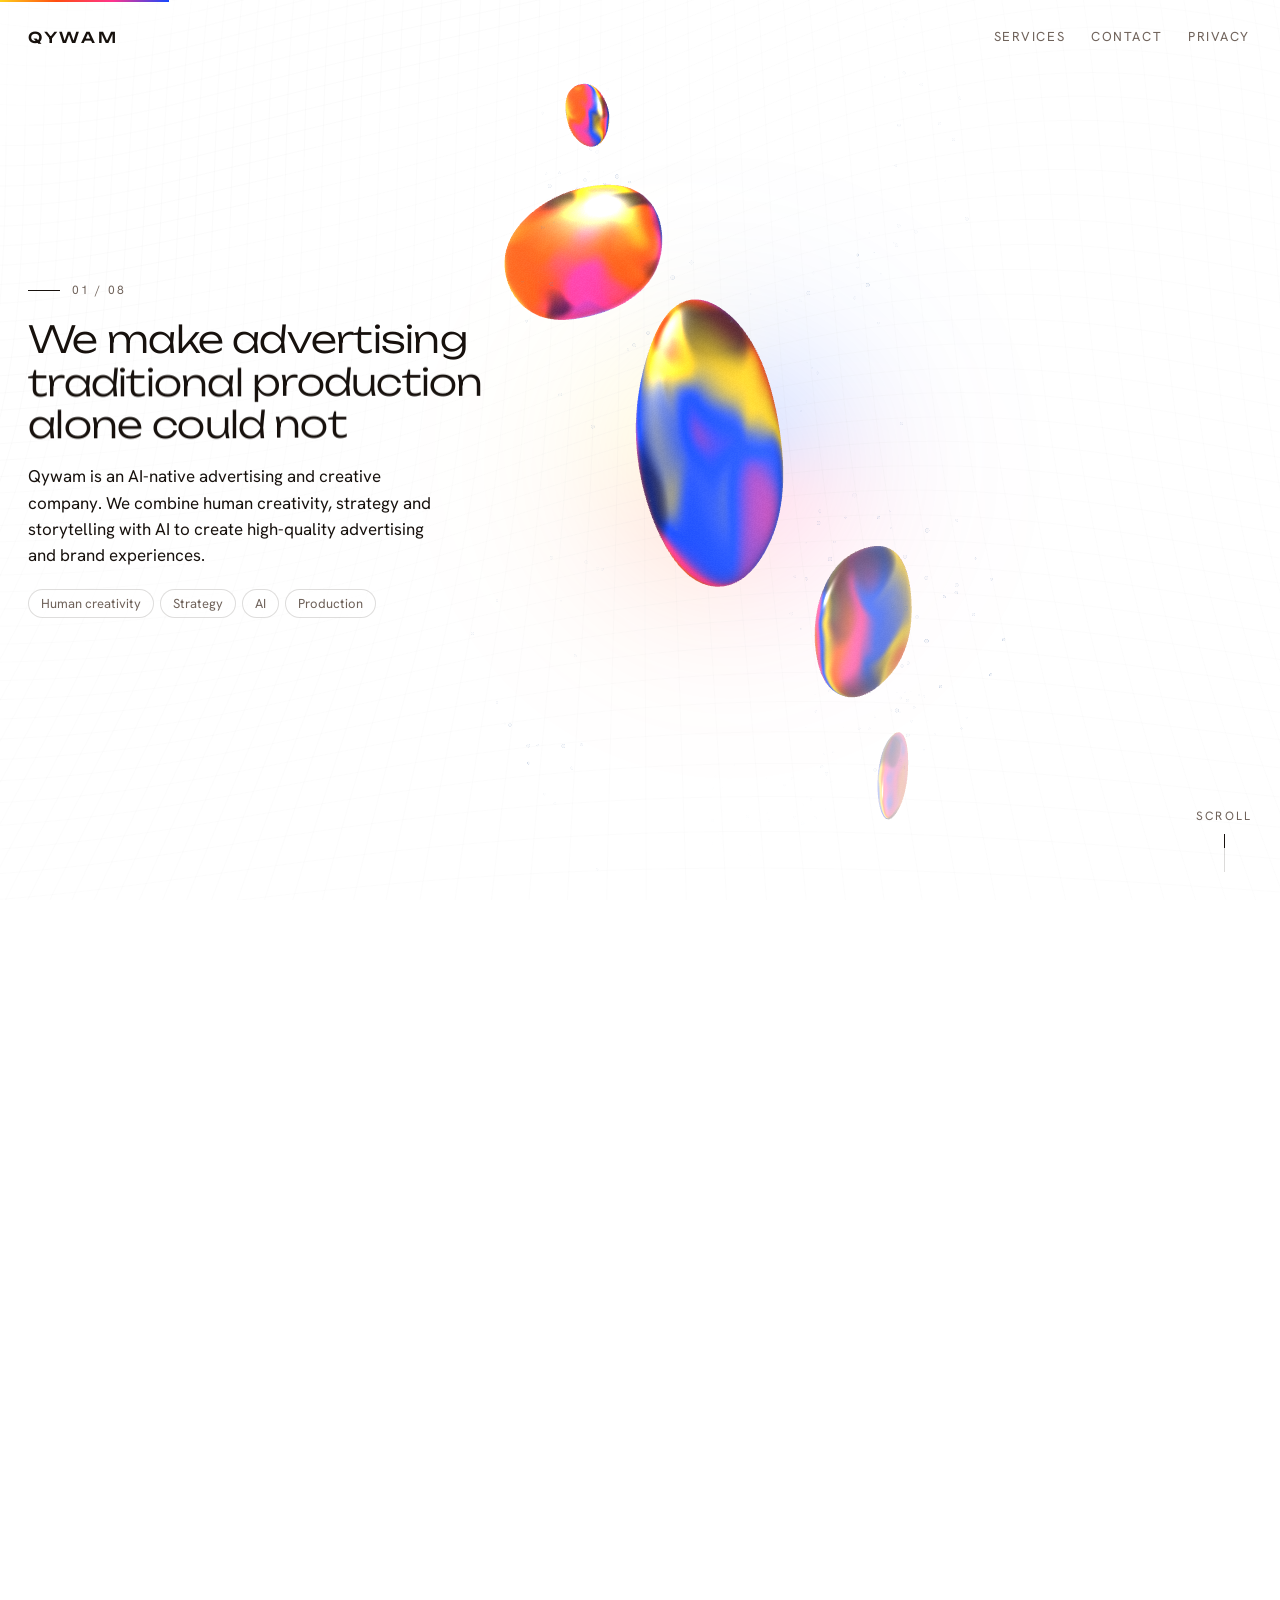
<file: index.html>
<!DOCTYPE html>
<html lang="en">
<head>
<meta charset="utf-8">
<meta name="viewport" content="width=device-width, initial-scale=1, viewport-fit=cover">
<title>Qywam &mdash; AI-native advertising &amp; creative company</title>
<meta name="description" content="Qywam is an AI-native advertising and creative company. Human creativity, strategy and storytelling, expanded by AI. AI-generated advertising, video and brand assets.">
<meta name="robots" content="index, follow, max-image-preview:large">
<meta name="theme-color" content="#ffffff">
<link rel="canonical" href="https://www.qywam.com/">

<!-- Open Graph -->
<meta property="og:type" content="website">
<meta property="og:site_name" content="Qywam">
<meta property="og:url" content="https://www.qywam.com/">
<meta property="og:title" content="Qywam &mdash; AI-native advertising &amp; creative company">
<meta property="og:description" content="Human creativity, strategy and storytelling, expanded by AI. AI-generated advertising, video and brand assets from Qywam.">
<meta property="og:image" content="https://www.qywam.com/assets/og-image.jpg">
<meta property="og:image:width" content="1200">
<meta property="og:image:height" content="630">
<meta property="og:image:alt" content="Qywam wordmark beside eight glossy liquid-glass shapes in gold, orange, pink and blue">
<meta property="og:locale" content="en_US">

<!-- Twitter / X -->
<meta name="twitter:card" content="summary_large_image">
<meta name="twitter:title" content="Qywam &mdash; AI-native advertising &amp; creative company">
<meta name="twitter:description" content="Human creativity, strategy and storytelling, expanded by AI.">
<meta name="twitter:image" content="https://www.qywam.com/assets/og-image.jpg">

<link rel="icon" type="image/svg+xml" href="/favicon.svg">

<link rel="preconnect" href="https://fonts.googleapis.com">
<link rel="preconnect" href="https://fonts.gstatic.com" crossorigin>
<link rel="preload" href="/assets/three.min.js" as="script">
<link href="https://fonts.googleapis.com/css2?family=Unbounded:wght@300;500&family=Hanken+Grotesk:wght@400;500&display=swap" rel="stylesheet">

<script type="application/ld+json">
{"@context":"https://schema.org","@graph":[
{"@type":"Organization","@id":"https://www.qywam.com/#organization","name":"Qywam","url":"https://www.qywam.com/","email":"contact@qywam.com","contactPoint":{"@type":"ContactPoint","contactType":"customer support","email":"contact@qywam.com","url":"https://www.qywam.com/contact"},"description":"Qywam is an AI-native advertising and creative company combining human creativity, strategy and storytelling with AI."},
{"@type":"WebSite","@id":"https://www.qywam.com/#website","url":"https://www.qywam.com/","name":"Qywam","inLanguage":"en","publisher":{"@id":"https://www.qywam.com/#organization"}}
]}
</script>

<style>
:root{--bg:#ffffff;--ink:#17110d;--mute:#6f625a;--panel:rgba(255,255,255,.8);--line:rgba(23,17,13,.14);--ease:cubic-bezier(.2,.8,.2,1);
box-sizing:border-box;padding-top:env(safe-area-inset-top,0px);padding-bottom:env(safe-area-inset-bottom,0px)}
*{box-sizing:border-box}
html,body{height:100%;margin:0}
body{color-scheme:light;background:#fff;color:var(--ink);font-family:'Hanken Grotesk',system-ui,sans-serif;overflow-x:hidden;-webkit-font-smoothing:antialiased}
canvas{position:fixed;inset:0;width:100%;height:100%;display:block;pointer-events:none}
header{position:fixed;top:calc(env(safe-area-inset-top,0px) + 22px);left:28px;right:28px;display:flex;justify-content:space-between;align-items:center;pointer-events:none;z-index:10}
.mark{font-family:'Unbounded',sans-serif;font-weight:500;font-size:15px;letter-spacing:.18em;opacity:0;animation:fade 1s .2s ease forwards}

/* hero: only the blobs and this line on first load */
.hero{position:fixed;left:28px;bottom:calc(env(safe-area-inset-bottom,0px) + 28px);max-width:min(520px,calc(100% - 56px));pointer-events:none}
.hero h1{font-family:'Unbounded',sans-serif;font-weight:300;font-size:clamp(26px,3.6vw,52px);line-height:1.08;margin:0 0 12px;letter-spacing:-.02em}
.hero h1 .ln{display:block;overflow:hidden;padding-bottom:.06em;margin-bottom:-.06em}
.hero h1 .ln>span{display:inline-block;transform:translateY(110%);animation:rise 1.3s var(--ease) forwards}
.hero h1 .ln:nth-child(1)>span{animation-delay:.9s}
.hero h1 .ln:nth-child(2)>span{animation-delay:1.02s}
.hero p{margin:0;color:var(--mute);font-size:15px;line-height:1.5;max-width:44ch;opacity:0;transform:translateY(10px);animation:fadeUp 1.2s 1.35s var(--ease) forwards}
@keyframes rise{to{transform:none}}
@keyframes fade{to{opacity:1}}
@keyframes fadeUp{to{opacity:1;transform:none}}

#fallback{display:none;position:fixed;inset:0;align-items:center;justify-content:center;text-align:center;padding:40px}
@media (max-width:900px),(max-aspect-ratio:6/5){header{left:18px;right:18px}.hero{left:18px}}

/* story sections */
#story{position:fixed;left:28px;top:0;bottom:0;width:min(460px,calc(100% - 56px));display:grid;align-items:center;pointer-events:none}
.sec{grid-area:1/1;visibility:hidden}
.sec .idx{display:flex;align-items:center;gap:12px;font-size:12px;letter-spacing:.18em;color:var(--mute);margin-bottom:20px;font-variant-numeric:tabular-nums}
.sec .idx i{display:block;width:32px;height:1px;background:var(--ink)}
.sec h2{font-family:'Unbounded',sans-serif;font-weight:300;font-size:clamp(24px,2.9vw,40px);line-height:1.14;margin:0 0 18px;letter-spacing:-.02em}
.sec h2 .w{display:inline-block;overflow:hidden;vertical-align:top;padding-bottom:.08em;margin-bottom:-.08em}
.sec h2 .w>span{display:inline-block;will-change:transform}
.sec p{margin:0 0 20px;font-size:17px;line-height:1.55;max-width:42ch}
.sec ul{list-style:none;margin:0;padding:0;display:flex;flex-wrap:wrap;gap:6px}
.sec li{font-size:13px;padding:5px 12px;border:1px solid var(--line);border-radius:99px;color:var(--mute);background:rgba(255,255,255,.6)}
.cta{display:inline-flex;align-items:center;gap:10px;pointer-events:auto;background:var(--ink);color:#fff;text-decoration:none;padding:14px 26px;border-radius:99px;font-size:15px;transition:transform .4s var(--ease),box-shadow .4s var(--ease)}
.cta:hover{transform:translateY(-2px);box-shadow:0 14px 34px -12px rgba(255,60,120,.55)}
.cta span{transition:transform .4s var(--ease)}.cta:hover span{transform:translateX(4px)}

#bar{position:fixed;top:0;left:0;height:2px;width:0;background:linear-gradient(90deg,#ffd11a,#ff4d10,#ff338c,#1447ff);z-index:20}
#cue{position:fixed;right:28px;bottom:calc(env(safe-area-inset-bottom,0px) + 28px);font-size:12px;letter-spacing:.18em;text-transform:uppercase;color:var(--mute);pointer-events:none;display:flex;flex-direction:column;align-items:center;gap:10px;opacity:0;animation:fade 1s 1.6s ease forwards}
#cue i{display:block;width:1px;height:38px;background:rgba(23,17,13,.15);position:relative;overflow:hidden}
#cue i::after{content:"";position:absolute;left:0;top:0;width:1px;height:14px;background:var(--ink);animation:drip 1.8s var(--ease) infinite}
@keyframes drip{0%{transform:translateY(-14px)}100%{transform:translateY(40px)}}
#spacer{height:1040vh}
@media (max-width:900px),(max-aspect-ratio:6/5){#story{align-items:end;padding-bottom:calc(env(safe-area-inset-bottom,0px) + 28px);left:18px}#cue{right:18px}#story{width:calc(100% - 36px)}.sec{background:rgba(255,255,255,.86);backdrop-filter:blur(10px);-webkit-backdrop-filter:blur(10px);padding:18px;border-radius:20px}}
@media (prefers-reduced-motion:reduce){.hero h1 .ln>span,.hero p,.mark,#cue{animation-duration:.01s;animation-delay:0s}}

/* top navigation + footer links (crawlable internal links) */
.nav{display:flex;gap:22px;pointer-events:auto}
.nav a{font-size:13px;letter-spacing:.12em;text-transform:uppercase;color:var(--mute);text-decoration:none;opacity:0;animation:fade 1s .4s ease forwards;padding:6px 2px;border-bottom:1px solid transparent;transition:color .3s,border-color .3s}
.nav a:hover,.nav a:focus-visible{color:var(--ink);border-color:var(--ink);outline:none}
.cta:focus-visible{outline:2px solid #ff338c;outline-offset:3px}
.skip{position:fixed;left:12px;top:-60px;background:var(--ink);color:#fff;padding:10px 16px;border-radius:8px;z-index:100;text-decoration:none;font-size:14px}
.skip:focus{top:12px}
#fallback a{color:var(--ink)}
</style>
</head>
<body>
<a class="skip" href="#story">Skip to content</a>
<canvas id="c" role="img" aria-label="Qywam logo: eight floating liquid forms"></canvas>
<header><div class="mark">QYWAM</div><nav class="nav" aria-label="Primary"><a href="/services">Services</a><a href="/contact">Contact</a><a href="/privacy">Privacy</a></nav></header>
<main>
<div id="story">
<article class="sec"><div class="idx"><i></i>01 / 08</div><h2>We make advertising traditional production alone could not</h2><p>Qywam is an AI-native advertising and creative company. We combine human creativity, strategy and storytelling with AI to create high-quality advertising and brand experiences.</p><ul><li>Human creativity</li><li>Strategy</li><li>AI</li><li>Production</li></ul></article>
<article class="sec"><div class="idx"><i></i>02 / 08</div><h2>AI-generated advertising</h2><p>Product, lifestyle and campaign visuals made with generative AI, realistic enough to sit beside traditionally produced work.</p><ul><li>Key visuals</li><li>Social and digital</li><li>Brand campaigns</li></ul></article>
<article class="sec"><div class="idx"><i></i>03 / 08</div><h2>Creative development</h2><p>We turn a marketing objective into an idea: concepts, scripts, art direction and strategy. AI speeds up the exploring. People decide what is worth making.</p><ul><li>Concepts</li><li>Scripts</li><li>Art direction</li></ul></article>
<article class="sec"><div class="idx"><i></i>04 / 08</div><h2>Production without the usual limits</h2><p>Fewer crews, sets and shoot days. Ideas that were too costly or too difficult to shoot become possible.</p><ul><li>Faster turnaround</li><li>More variations</li><li>Flexible scale</li></ul></article>
<article class="sec"><div class="idx"><i></i>05 / 08</div><h2>Video</h2><p>Commercial films, social video, product films and AI characters, always led by story rather than technology.</p><ul><li>Brand films</li><li>Social video</li><li>Concept films</li></ul></article>
<article class="sec"><div class="idx"><i></i>06 / 08</div><h2>Brand assets</h2><p>Social creatives, digital ads, product visuals, website imagery and key visuals, made at campaign scale.</p><ul><li>Social</li><li>Digital ads</li><li>Website visuals</li></ul></article>
<article class="sec"><div class="idx"><i></i>07 / 08</div><h2>One idea, every channel</h2><p>The same central idea, adapted across television, activations, billboards and digital.</p><ul><li>ATL</li><li>BTL</li><li>OOH</li><li>Digital</li></ul></article>
<article class="sec"><div class="idx"><i></i>08 / 08</div><h2>A core team, scaled to the brief</h2><p>Production, storytelling, technology, AI and delivery in-house, with a flexible network of specialists for each project.</p><ul><li>Core team</li><li>Freelance network</li></ul></article>
<article class="sec"><div class="idx"><i></i>CONTACT</div><h2>Drop a brief</h2><p>Tell us the objective. We will come back with an idea, not just an image.</p><a class="cta" id="cta-start" href="/contact">Start a project <span>&rarr;</span></a></article>
</div><div id="bar"></div><div id="cue" aria-hidden="true">Scroll<i></i></div>
<section class="hero"><h1><span class="ln"><span>Ideas first.</span></span><span class="ln"><span>Limits later.</span></span></h1><p>An AI-native advertising and creative company. Human thinking, expanded by AI.</p></section>
<div id="spacer"></div>
</main>
<div id="fallback">Your browser couldn't start WebGL. Qywam is an AI-native advertising and creative company. <a href="/contact">Contact us</a>.</div>

<script src="/assets/three.min.js" defer></script>
<script src="/assets/blob-engine.js" defer></script>
<script src="/assets/app.js" defer></script>
<script src="/assets/analytics.js" defer></script>
</body>
</html>
</file>
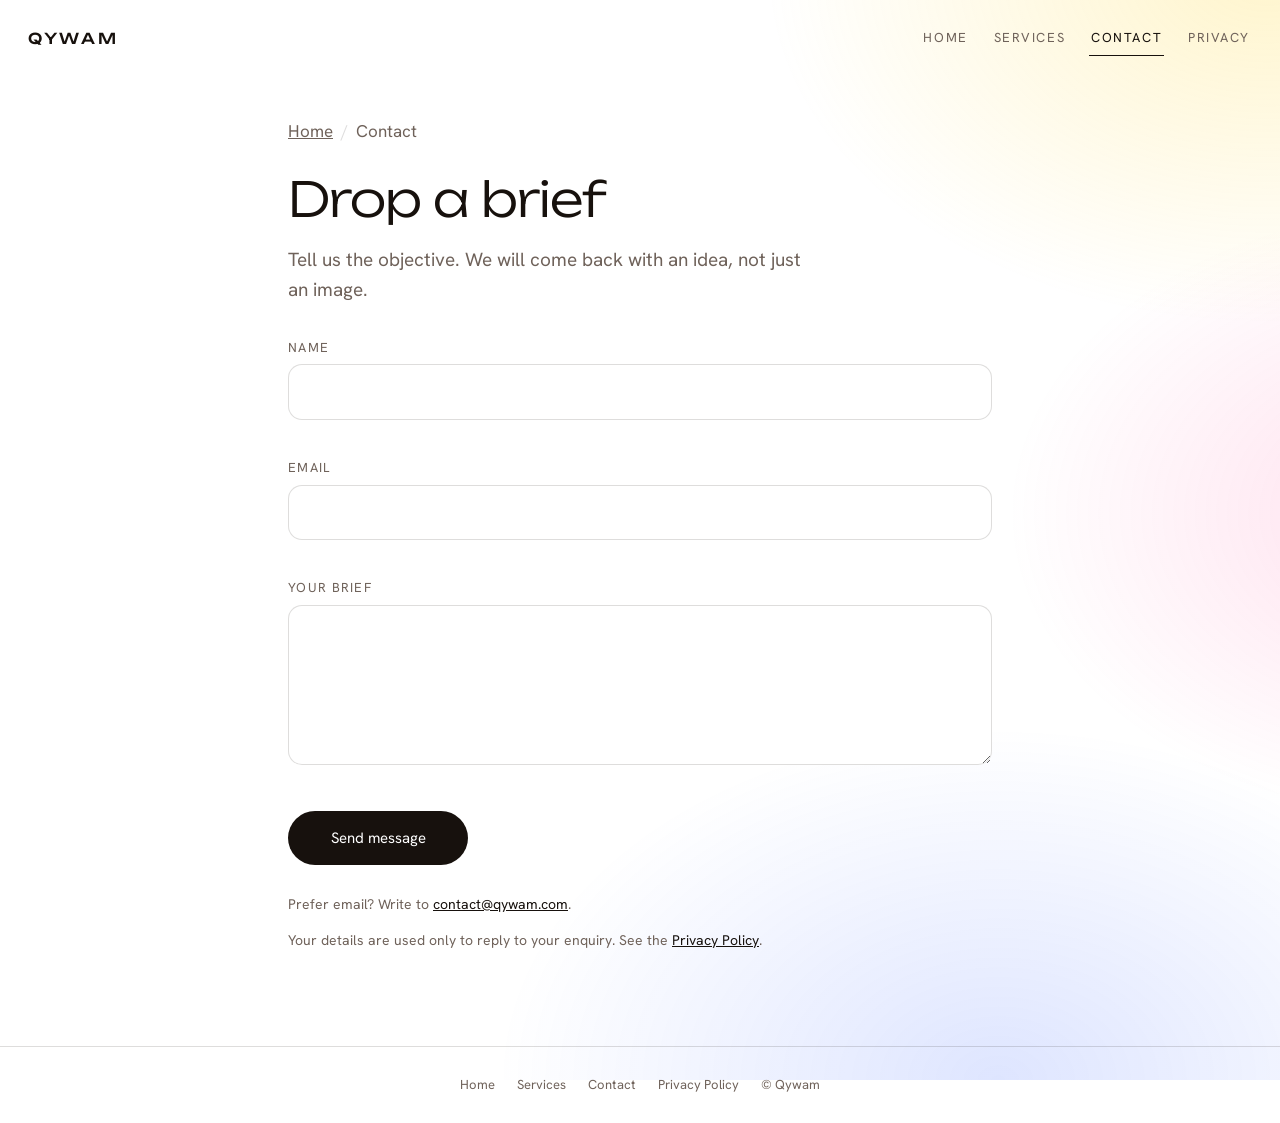
<file: contact.html>
<!DOCTYPE html>
<html lang="en">
<head>
<meta charset="utf-8">
<meta name="viewport" content="width=device-width, initial-scale=1, viewport-fit=cover">
<title>Contact Qywam &mdash; Start an AI-native advertising project</title>
<meta name="description" content="Send Qywam your brief. Tell us the objective and we will come back with an idea, not just an image.">
<meta name="robots" content="index, follow, max-image-preview:large">
<meta name="theme-color" content="#ffffff">
<link rel="canonical" href="https://www.qywam.com/contact">
<meta property="og:type" content="website">
<meta property="og:site_name" content="Qywam">
<meta property="og:url" content="https://www.qywam.com/contact">
<meta property="og:title" content="Contact Qywam &mdash; Start a project">
<meta property="og:description" content="Tell us the objective. We will come back with an idea, not just an image.">
<meta property="og:image" content="https://www.qywam.com/assets/og-image.jpg">
<meta property="og:image:width" content="1200">
<meta property="og:image:height" content="630">
<meta name="twitter:card" content="summary_large_image">
<meta name="twitter:title" content="Contact Qywam &mdash; Start a project">
<meta name="twitter:description" content="Tell us the objective. We will come back with an idea, not just an image.">
<meta name="twitter:image" content="https://www.qywam.com/assets/og-image.jpg">
<link rel="icon" type="image/svg+xml" href="/favicon.svg">
<link rel="preconnect" href="https://fonts.googleapis.com">
<link rel="preconnect" href="https://fonts.gstatic.com" crossorigin>
<link href="https://fonts.googleapis.com/css2?family=Unbounded:wght@300;500&family=Hanken+Grotesk:wght@400;500&display=swap" rel="stylesheet">
<link rel="stylesheet" href="/assets/site.css">
<script type="application/ld+json">
{"@context":"https://schema.org","@graph":[
{"@type":"ContactPage","@id":"https://www.qywam.com/contact#page","url":"https://www.qywam.com/contact","name":"Contact Qywam","about":{"@id":"https://www.qywam.com/#organization"},"isPartOf":{"@id":"https://www.qywam.com/#website"}},
{"@type":"BreadcrumbList","itemListElement":[
{"@type":"ListItem","position":1,"name":"Home","item":"https://www.qywam.com/"},
{"@type":"ListItem","position":2,"name":"Contact","item":"https://www.qywam.com/contact"}]}
]}
</script>
</head>
<body>
<a class="skip" href="#main">Skip to content</a>
<div class="bg" aria-hidden="true"></div>
<header class="top"><a class="mark" href="/" aria-label="Qywam home">QYWAM</a><nav class="nav" aria-label="Primary"><a href="/">Home</a><a href="/services">Services</a><a href="/contact" aria-current="page">Contact</a><a href="/privacy">Privacy</a></nav></header>
<main id="main">
<nav class="crumbs" aria-label="Breadcrumb"><ol><li><a href="/">Home</a></li><li aria-current="page">Contact</li></ol></nav>
<h1>Drop a brief</h1>
<p class="lede">Tell us the objective. We will come back with an idea, not just an image.</p>
<form id="contact-form" novalidate>
<div><label for="name">Name</label><input id="name" name="name" type="text" autocomplete="name" required maxlength="100" aria-describedby="name-err"><p class="err" id="name-err" role="alert"></p></div>
<div><label for="email">Email</label><input id="email" name="email" type="email" autocomplete="email" required maxlength="200" aria-describedby="email-err"><p class="err" id="email-err" role="alert"></p></div>
<div><label for="message">Your brief</label><textarea id="message" name="message" required minlength="10" maxlength="5000" aria-describedby="message-err"></textarea><p class="err" id="message-err" role="alert"></p></div>
<div class="hp" aria-hidden="true"><label for="website">Leave this field empty</label><input id="website" name="website" type="text" tabindex="-1" autocomplete="off"></div>
<button class="btn" type="submit">Send message</button>
<div id="form-status" class="status" role="status" aria-live="polite" hidden></div>
</form>
<p class="meta" style="margin-top:28px">Prefer email? Write to <a href="mailto:contact@qywam.com">contact@qywam.com</a>.</p>
<p class="meta">Your details are used only to reply to your enquiry. See the <a href="/privacy">Privacy Policy</a>.</p>
</main>
<footer><a href="/">Home</a><a href="/services">Services</a><a href="/contact">Contact</a><a href="/privacy">Privacy Policy</a><span>&copy; Qywam</span></footer>
<script src="/assets/contact.js" defer></script>
<script src="/assets/analytics.js" defer></script>
</body>
</html>
</file>
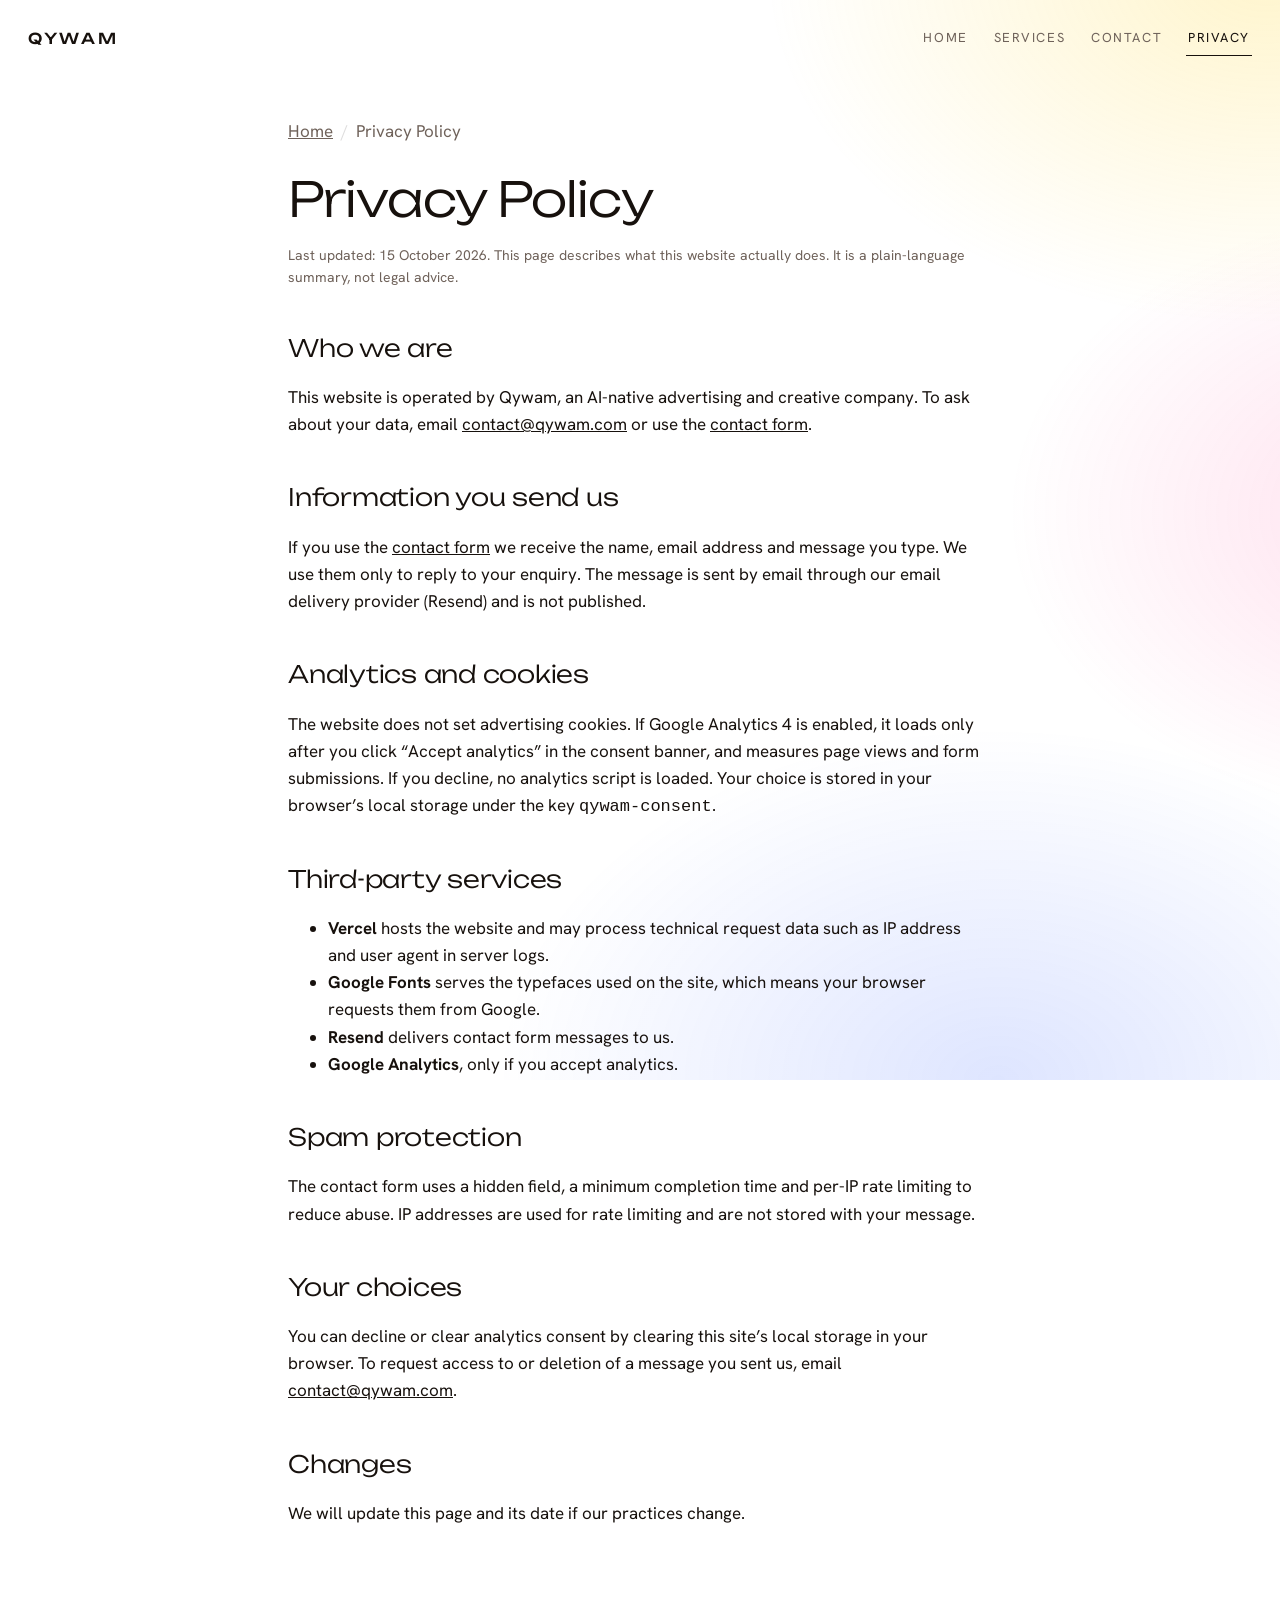
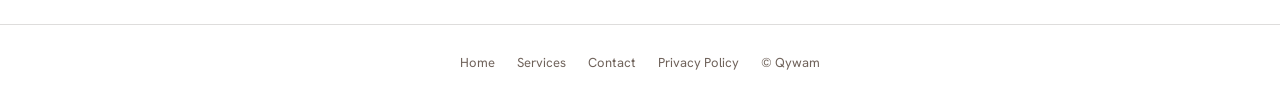
<file: privacy.html>
<!DOCTYPE html>
<html lang="en">
<head>
<meta charset="utf-8">
<meta name="viewport" content="width=device-width, initial-scale=1, viewport-fit=cover">
<title>Privacy Policy | Qywam</title>
<meta name="description" content="How the Qywam website handles contact form messages, optional analytics cookies and third-party services.">
<meta name="robots" content="index, follow">
<meta name="theme-color" content="#ffffff">
<link rel="canonical" href="https://www.qywam.com/privacy">
<meta property="og:type" content="website">
<meta property="og:site_name" content="Qywam">
<meta property="og:url" content="https://www.qywam.com/privacy">
<meta property="og:title" content="Privacy Policy | Qywam">
<meta property="og:description" content="How the Qywam website handles contact form messages, optional analytics cookies and third-party services.">
<meta property="og:image" content="https://www.qywam.com/assets/og-image.jpg">
<meta property="og:image:width" content="1200">
<meta property="og:image:height" content="630">
<meta name="twitter:card" content="summary_large_image">
<meta name="twitter:title" content="Privacy Policy | Qywam">
<meta name="twitter:description" content="How the Qywam website handles contact form messages, optional analytics cookies and third-party services.">
<meta name="twitter:image" content="https://www.qywam.com/assets/og-image.jpg">
<link rel="icon" type="image/svg+xml" href="/favicon.svg">
<link rel="preconnect" href="https://fonts.googleapis.com">
<link rel="preconnect" href="https://fonts.gstatic.com" crossorigin>
<link href="https://fonts.googleapis.com/css2?family=Unbounded:wght@300;500&family=Hanken+Grotesk:wght@400;500&display=swap" rel="stylesheet">
<link rel="stylesheet" href="/assets/site.css">
<script type="application/ld+json">
{"@context":"https://schema.org","@graph":[
{"@type":"WebPage","@id":"https://www.qywam.com/privacy#page","url":"https://www.qywam.com/privacy","name":"Privacy Policy","isPartOf":{"@id":"https://www.qywam.com/#website"}},
{"@type":"BreadcrumbList","itemListElement":[
{"@type":"ListItem","position":1,"name":"Home","item":"https://www.qywam.com/"},
{"@type":"ListItem","position":2,"name":"Privacy Policy","item":"https://www.qywam.com/privacy"}]}
]}
</script>
</head>
<body>
<a class="skip" href="#main">Skip to content</a>
<div class="bg" aria-hidden="true"></div>
<header class="top"><a class="mark" href="/" aria-label="Qywam home">QYWAM</a><nav class="nav" aria-label="Primary"><a href="/">Home</a><a href="/services">Services</a><a href="/contact">Contact</a><a href="/privacy" aria-current="page">Privacy</a></nav></header>
<main id="main">
<nav class="crumbs" aria-label="Breadcrumb"><ol><li><a href="/">Home</a></li><li aria-current="page">Privacy Policy</li></ol></nav>
<h1>Privacy Policy</h1>
<p class="meta">Last updated: 15 October 2026. This page describes what this website actually does. It is a plain-language summary, not legal advice.</p>

<h2>Who we are</h2>
<p>This website is operated by Qywam, an AI-native advertising and creative company. To ask about your data, email <a href="mailto:contact@qywam.com">contact@qywam.com</a> or use the <a href="/contact">contact form</a>.</p>

<h2>Information you send us</h2>
<p>If you use the <a href="/contact">contact form</a> we receive the name, email address and message you type. We use them only to reply to your enquiry. The message is sent by email through our email delivery provider (Resend) and is not published.</p>

<h2>Analytics and cookies</h2>
<p>The website does not set advertising cookies. If Google Analytics 4 is enabled, it loads only after you click &ldquo;Accept analytics&rdquo; in the consent banner, and measures page views and form submissions. If you decline, no analytics script is loaded. Your choice is stored in your browser&rsquo;s local storage under the key <code>qywam-consent</code>.</p>

<h2>Third-party services</h2>
<ul>
<li><strong>Vercel</strong> hosts the website and may process technical request data such as IP address and user agent in server logs.</li>
<li><strong>Google Fonts</strong> serves the typefaces used on the site, which means your browser requests them from Google.</li>
<li><strong>Resend</strong> delivers contact form messages to us.</li>
<li><strong>Google Analytics</strong>, only if you accept analytics.</li>
</ul>

<h2>Spam protection</h2>
<p>The contact form uses a hidden field, a minimum completion time and per-IP rate limiting to reduce abuse. IP addresses are used for rate limiting and are not stored with your message.</p>

<h2>Your choices</h2>
<p>You can decline or clear analytics consent by clearing this site&rsquo;s local storage in your browser. To request access to or deletion of a message you sent us, email <a href="mailto:contact@qywam.com">contact@qywam.com</a>.</p>

<h2>Changes</h2>
<p>We will update this page and its date if our practices change.</p>
</main>
<footer><a href="/">Home</a><a href="/services">Services</a><a href="/contact">Contact</a><a href="/privacy">Privacy Policy</a><span>&copy; Qywam</span></footer>
<script src="/assets/analytics.js" defer></script>
</body>
</html>
</file>
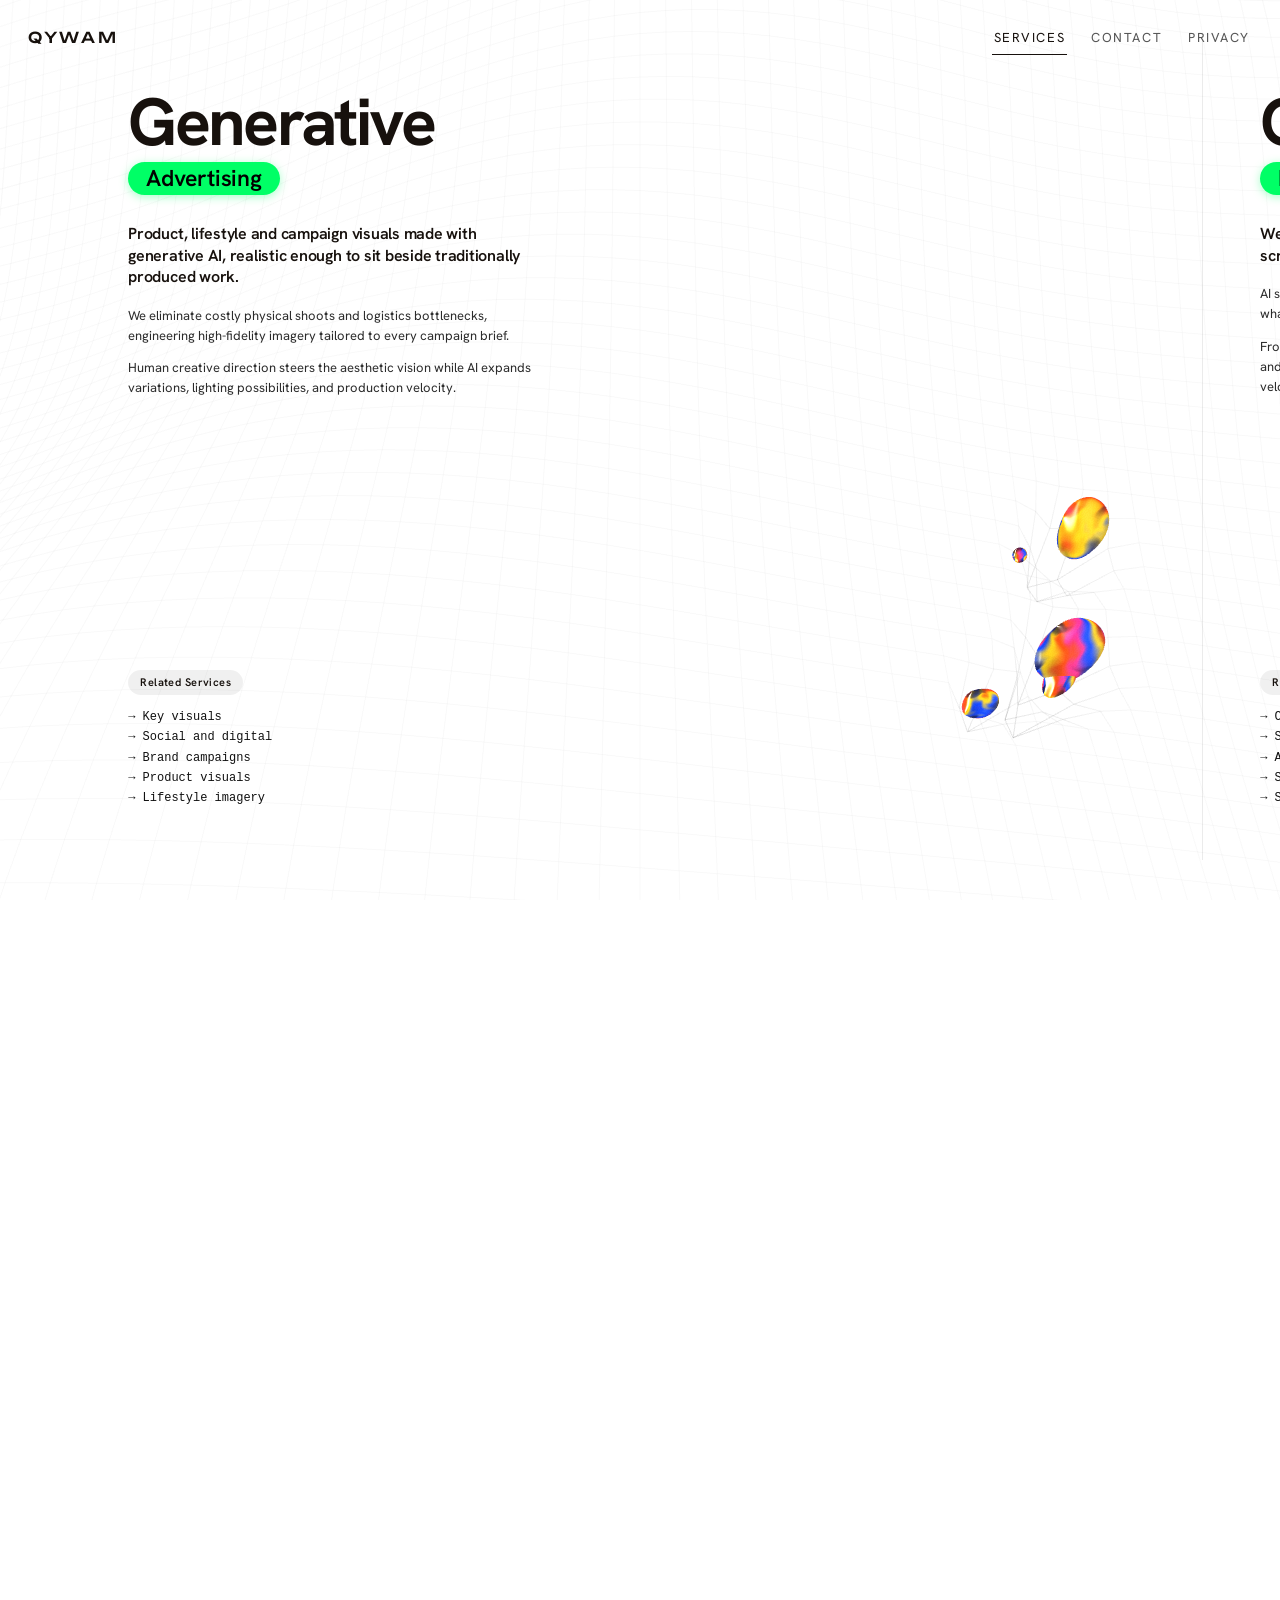
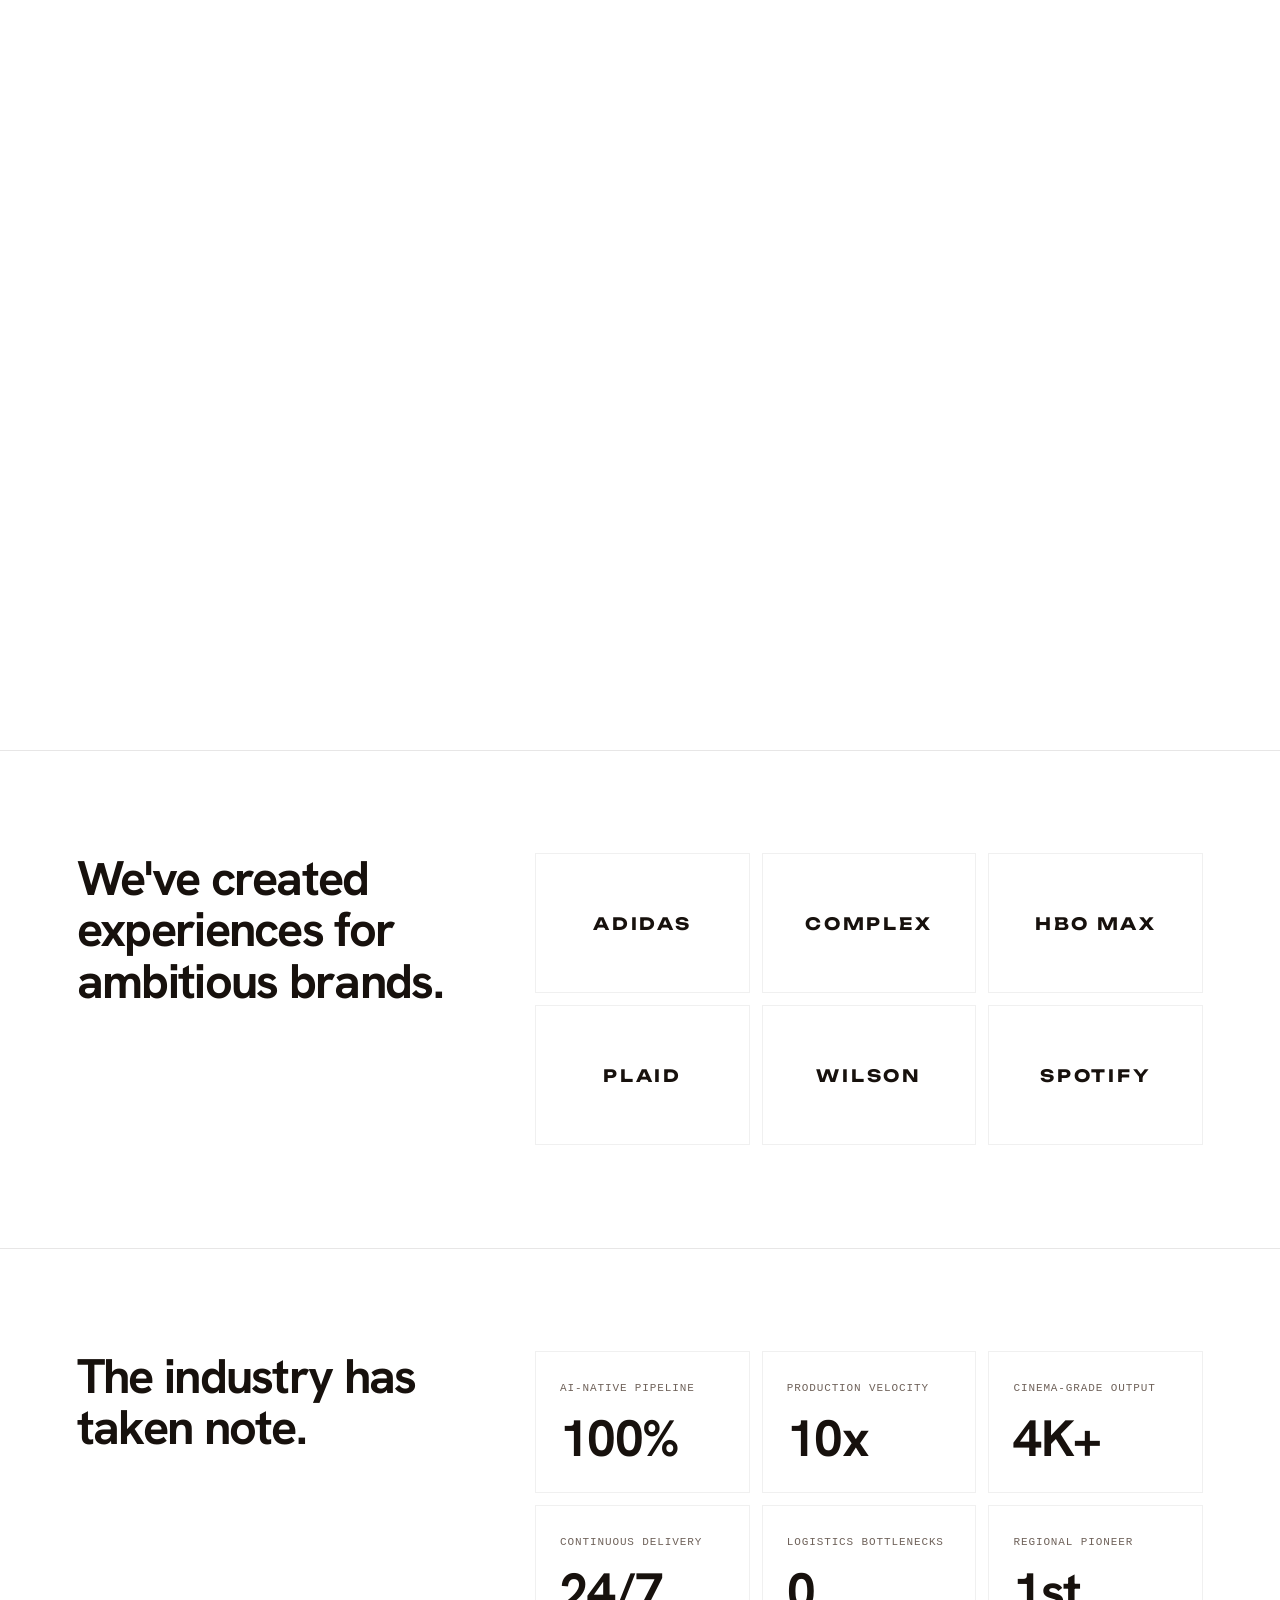
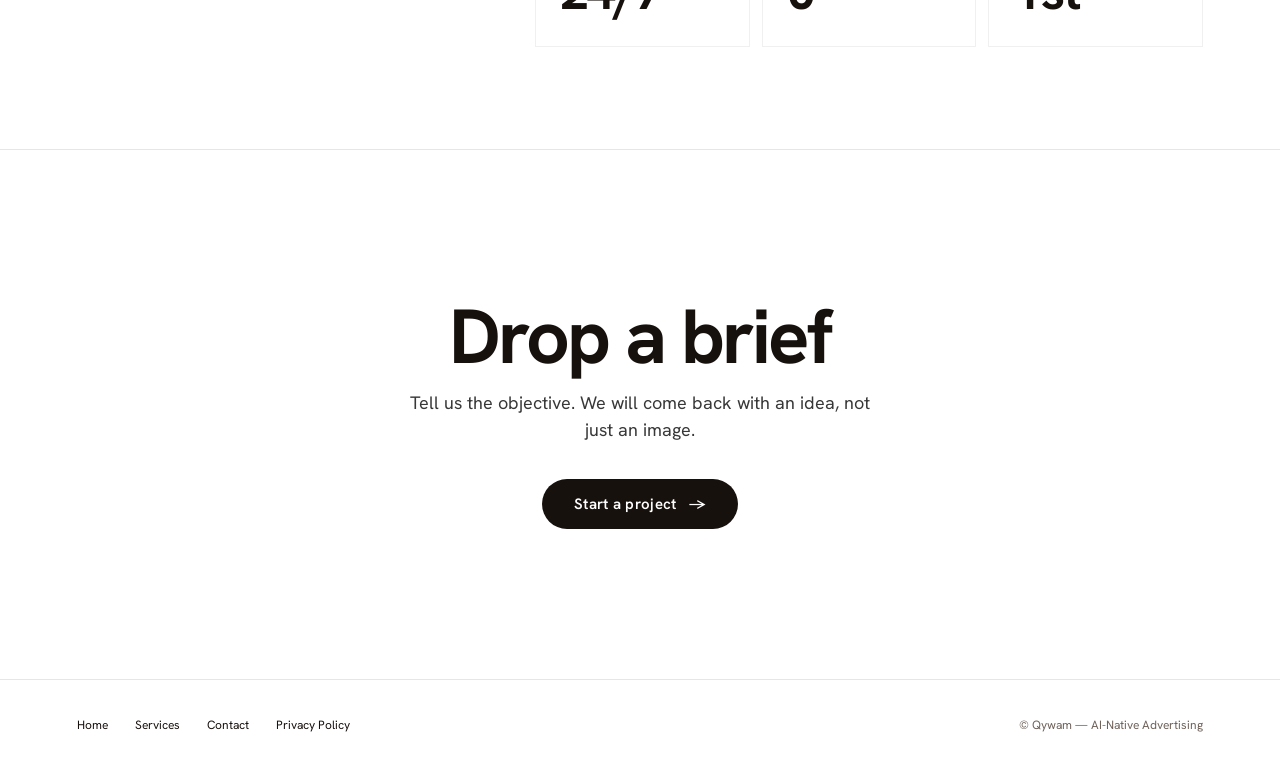
<file: services.html>
<!DOCTYPE html>
<html lang="en" class="no-js">
<head>
<meta charset="utf-8">
<meta name="viewport" content="width=device-width, initial-scale=1, viewport-fit=cover">
<title>Our Services &mdash; AI-Native Advertising &amp; Creative | Qywam</title>
<meta name="description" content="Explore Qywam's AI-native advertising services: generative visual production, creative strategy, story-led video, campaign assets, and cross-channel storytelling.">
<meta name="robots" content="index, follow, max-image-preview:large">
<meta name="theme-color" content="#ffffff">
<link rel="canonical" href="https://www.qywam.com/services">

<!-- Open Graph -->
<meta property="og:type" content="website">
<meta property="og:site_name" content="Qywam">
<meta property="og:url" content="https://www.qywam.com/services">
<meta property="og:title" content="Our Services &mdash; AI-Native Advertising &amp; Creative | Qywam">
<meta property="og:description" content="Explore Qywam's AI-native advertising services: generative visual production, creative strategy, story-led video, campaign assets, and cross-channel storytelling.">
<meta property="og:image" content="https://www.qywam.com/assets/og-image.jpg">
<meta property="og:image:width" content="1200">
<meta property="og:image:height" content="630">
<meta property="og:image:alt" content="Qywam wordmark beside eight glossy liquid-glass shapes in gold, orange, pink and blue">
<meta property="og:locale" content="en_US">

<!-- Twitter / X -->
<meta name="twitter:card" content="summary_large_image">
<meta name="twitter:title" content="Our Services &mdash; AI-Native Advertising &amp; Creative | Qywam">
<meta name="twitter:description" content="Human creativity, strategy and storytelling, expanded by AI. Discover Qywam's creative services.">
<meta name="twitter:image" content="https://www.qywam.com/assets/og-image.jpg">

<link rel="icon" type="image/svg+xml" href="/favicon.svg">

<!-- Fonts -->
<link rel="preconnect" href="https://fonts.googleapis.com">
<link rel="preconnect" href="https://fonts.gstatic.com" crossorigin>
<link href="https://fonts.googleapis.com/css2?family=Unbounded:wght@300;500;700&family=Hanken+Grotesk:wght@400;500;600;700&display=swap" rel="stylesheet">

<!-- Synchronous zero-shift layout classifier -->
<script src="/assets/services-env.js"></script>

<link rel="stylesheet" href="/assets/services.css?v=2">

<!-- Structured Data -->
<script type="application/ld+json">
{"@context":"https://schema.org","@graph":[
{"@type":"WebPage","@id":"https://www.qywam.com/services#page","url":"https://www.qywam.com/services","name":"Our Services &mdash; Qywam","isPartOf":{"@id":"https://www.qywam.com/#website"},"description":"AI-native advertising and creative services combining human storytelling and generative AI."},
{"@type":"BreadcrumbList","itemListElement":[
{"@type":"ListItem","position":1,"name":"Home","item":"https://www.qywam.com/"},
{"@type":"ListItem","position":2,"name":"Our Services","item":"https://www.qywam.com/services"}
]},
{"@type":"Service","serviceType":"Generative Advertising","provider":{"@id":"https://www.qywam.com/#organization"},"name":"Generative Advertising","description":"Product, lifestyle and campaign visuals made with generative AI, realistic enough to sit beside traditionally produced work."},
{"@type":"Service","serviceType":"Creative Development","provider":{"@id":"https://www.qywam.com/#organization"},"name":"Creative Development","description":"We turn a marketing objective into an idea: concepts, scripts, art direction and strategy."},
{"@type":"Service","serviceType":"Limitless Production","provider":{"@id":"https://www.qywam.com/#organization"},"name":"Limitless Production","description":"Fewer crews, sets and shoot days. Ideas that were too costly or too difficult to shoot become possible."},
{"@type":"Service","serviceType":"Story-led Video","provider":{"@id":"https://www.qywam.com/#organization"},"name":"Story-led Video","description":"Commercial films, social video, product films and AI characters, always led by story rather than technology."},
{"@type":"Service","serviceType":"Campaign-scale Assets","provider":{"@id":"https://www.qywam.com/#organization"},"name":"Campaign-scale Assets","description":"Social creatives, digital ads, product visuals, website imagery and key visuals, made at campaign scale."},
{"@type":"Service","serviceType":"Connected Channels","provider":{"@id":"https://www.qywam.com/#organization"},"name":"Connected Channels","description":"The same central idea, adapted across television, activations, billboards and digital."}
]}
</script>
</head>
<body>
<a class="skip-link" href="#services-stage">Skip to services</a>

<div id="fallback-notice" role="note">WebGL is disabled or unsupported. Showing accessible static layout.</div>

<!-- Fixed 3D liquid-glass blob visual layer -->
<canvas id="c" role="img" aria-label="Qywam Services: 3D interactive liquid-glass fluid representations for creative capabilities"></canvas>

<!-- Standard Qywam Header (Matches homepage) -->
<header class="site-header" role="banner">
  <a href="/" class="mark" aria-label="Qywam Home">QYWAM</a>
  <nav class="nav" aria-label="Primary">
    <a href="/services" aria-current="page">Services</a>
    <a href="/contact">Contact</a>
    <a href="/privacy">Privacy</a>
  </nav>
</header>

<main id="main-content">
  <h1 class="sr-only">Our Services &mdash; Qywam AI-Native Advertising and Creative</h1>

  <!-- Pinned Horizontal Services Stage -->
  <section id="services-stage" aria-label="Creative Services Carousel">
    <div class="horizontal-strip" id="horizontal-strip">
      
      <!-- Panel 1: Generative Advertising -->
      <article class="service-panel" id="generative-advertising" aria-labelledby="h-gen-adv">
        <div class="panel-info">
          <div class="panel-text-block">
            <h2 class="panel-heading" id="h-gen-adv">
              <span class="h-text">Generative</span>
              <span class="h-pill">Advertising</span>
            </h2>
            <p class="panel-lead">Product, lifestyle and campaign visuals made with generative AI, realistic enough to sit beside traditionally produced work.</p>
            <p class="panel-desc">We eliminate costly physical shoots and logistics bottlenecks, engineering high-fidelity imagery tailored to every campaign brief.</p>
            <p class="panel-desc">Human creative direction steers the aesthetic vision while AI expands variations, lighting possibilities, and production velocity.</p>
          </div>
          <div class="panel-related">
            <div class="related-badge">Related Services</div>
            <ul class="related-list" aria-label="Generative Advertising Related Capabilities">
              <li>&rarr; Key visuals</li>
              <li>&rarr; Social and digital</li>
              <li>&rarr; Brand campaigns</li>
              <li>&rarr; Product visuals</li>
              <li>&rarr; Lifestyle imagery</li>
            </ul>
          </div>
        </div>
        <div class="panel-visual" data-blob-idx="0" aria-hidden="true"></div>
      </article>

      <!-- Panel 2: Creative Development -->
      <article class="service-panel" id="creative-development" aria-labelledby="h-creat-dev">
        <div class="panel-info">
          <div class="panel-text-block">
            <h2 class="panel-heading" id="h-creat-dev">
              <span class="h-text">Creative</span>
              <span class="h-pill">Development</span>
            </h2>
            <p class="panel-lead">We turn a marketing objective into an idea: concepts, scripts, art direction and strategy.</p>
            <p class="panel-desc">AI speeds up the exploring. People decide what is worth making and what connects with human audiences.</p>
            <p class="panel-desc">From provocative campaign angles to comprehensive scriptwriting and brand art direction, we bridge strategic instinct with generative velocity.</p>
          </div>
          <div class="panel-related">
            <div class="related-badge">Related Services</div>
            <ul class="related-list" aria-label="Creative Development Related Capabilities">
              <li>&rarr; Concepts</li>
              <li>&rarr; Scripts</li>
              <li>&rarr; Art direction</li>
              <li>&rarr; Strategy</li>
              <li>&rarr; Storytelling</li>
            </ul>
          </div>
        </div>
        <div class="panel-visual" data-blob-idx="1" aria-hidden="true"></div>
      </article>

      <!-- Panel 3: Limitless Production -->
      <article class="service-panel" id="limitless-production" aria-labelledby="h-limit-prod">
        <div class="panel-info">
          <div class="panel-text-block">
            <h2 class="panel-heading" id="h-limit-prod">
              <span class="h-text">Limitless</span>
              <span class="h-pill">Production</span>
            </h2>
            <p class="panel-lead">Fewer crews, sets and shoot days. Ideas that were too costly or too difficult to shoot become possible.</p>
            <p class="panel-desc">We liberate creative ambitions from budgetary constraints. Impossible locations, complex set pieces, and speculative lighting are brought to life without friction.</p>
            <p class="panel-desc">Faster turnaround, more variations, and flexible scale for brands operating in fast-moving global markets.</p>
          </div>
          <div class="panel-related">
            <div class="related-badge">Related Services</div>
            <ul class="related-list" aria-label="Limitless Production Related Capabilities">
              <li>&rarr; Faster turnaround</li>
              <li>&rarr; More variations</li>
              <li>&rarr; Flexible scale</li>
              <li>&rarr; Virtual sets</li>
              <li>&rarr; Complex lighting</li>
            </ul>
          </div>
        </div>
        <div class="panel-visual" data-blob-idx="2" aria-hidden="true"></div>
      </article>

      <!-- Panel 4: Story-led Video -->
      <article class="service-panel" id="story-led-video" aria-labelledby="h-story-vid">
        <div class="panel-info">
          <div class="panel-text-block">
            <h2 class="panel-heading" id="h-story-vid">
              <span class="h-text">Story-led</span>
              <span class="h-pill">Video</span>
            </h2>
            <p class="panel-lead">Commercial films, social video, product films and AI characters, always led by story rather than technology.</p>
            <p class="panel-desc">We craft cinematic motion that commands attention, grounding breakthrough generative techniques in disciplined narrative structure.</p>
            <p class="panel-desc">Every sequence is art directed for emotional resonance, cinematic depth and seamless brand alignment across all video surfaces.</p>
          </div>
          <div class="panel-related">
            <div class="related-badge">Related Services</div>
            <ul class="related-list" aria-label="Story-led Video Related Capabilities">
              <li>&rarr; Brand films</li>
              <li>&rarr; Social video</li>
              <li>&rarr; Product films</li>
              <li>&rarr; Concept films</li>
              <li>&rarr; AI characters</li>
            </ul>
          </div>
        </div>
        <div class="panel-visual" data-blob-idx="3" aria-hidden="true"></div>
      </article>

      <!-- Panel 5: Campaign-scale Assets -->
      <article class="service-panel" id="campaign-scale-assets" aria-labelledby="h-camp-asset">
        <div class="panel-info">
          <div class="panel-text-block">
            <h2 class="panel-heading" id="h-camp-asset">
              <span class="h-text">Campaign-scale</span>
              <span class="h-pill">Assets</span>
            </h2>
            <p class="panel-lead">Social creatives, digital ads, product visuals, website imagery and key visuals, made at campaign scale.</p>
            <p class="panel-desc">A single core creative idea effortlessly expands into dozens of modular adaptations across aspect ratios, languages, and segmented audience briefs.</p>
            <p class="panel-desc">Continuous asset generation built to sustain always-on digital campaigns without creative exhaustion or quality degradation.</p>
          </div>
          <div class="panel-related">
            <div class="related-badge">Related Services</div>
            <ul class="related-list" aria-label="Campaign-scale Assets Related Capabilities">
              <li>&rarr; Social systems</li>
              <li>&rarr; Digital ads</li>
              <li>&rarr; Website visuals</li>
              <li>&rarr; Key visuals</li>
              <li>&rarr; Multi-format cuts</li>
            </ul>
          </div>
        </div>
        <div class="panel-visual" data-blob-idx="4" aria-hidden="true"></div>
      </article>

      <!-- Panel 6: Connected Channels -->
      <article class="service-panel" id="connected-channels" aria-labelledby="h-conn-chan">
        <div class="panel-info">
          <div class="panel-text-block">
            <h2 class="panel-heading" id="h-conn-chan">
              <span class="h-text">Connected</span>
              <span class="h-pill">Channels</span>
            </h2>
            <p class="panel-lead">One idea, every channel. The same central idea, adapted across television, activations, billboards and digital.</p>
            <p class="panel-desc">We bridge high-impact above-the-line broadcasting with reactive social storytelling and high-resolution out-of-home spectacles.</p>
            <p class="panel-desc">Seamless narrative cohesion that ensures your brand's presence feels unified, unmistakable, and modern on every medium.</p>
          </div>
          <div class="panel-related">
            <div class="related-badge">Related Services</div>
            <ul class="related-list" aria-label="Connected Channels Related Capabilities">
              <li>&rarr; ATL broadcasting</li>
              <li>&rarr; BTL activations</li>
              <li>&rarr; OOH spectaculars</li>
              <li>&rarr; Digital ecosystem</li>
              <li>&rarr; Experiential screens</li>
            </ul>
          </div>
        </div>
        <div class="panel-visual" data-blob-idx="5" aria-hidden="true"></div>
      </article>

      <!-- Panel 7: "So why work with us?" (Matches Mantis Frame 005) -->
      <article class="service-panel panel-why" id="why-work-with-us" aria-labelledby="h-why-us">
        <div class="why-split-container">
          <div class="why-left-lead">
            <h2 class="why-huge-title" id="h-why-us">So why<br>work with<br>us?</h2>
          </div>
          <div class="why-right-visual">
            <div class="why-editorial-card">
              <div class="why-editorial-badge">COLLABORATION</div>
              <h3 class="why-editorial-heading">Collaboration by design</h3>
              <p class="why-editorial-lead">Every project begins with a working session designed specifically for you &mdash; your goals, your team, your challenges.</p>
              <p class="why-editorial-p">No cookie-cutter process. We'll work with you so everyone on the team feels complete ownership.</p>
              <p class="why-editorial-p">No big reveal &mdash; ever. We iterate in the light with complete transparency and rapid creative velocity.</p>
            </div>
          </div>
        </div>
      </article>

      <!-- Panel 8: 3 Pillars (Matches Mantis Frame 006) -->
      <article class="service-panel panel-pillars" id="agency-pillars" aria-label="Our Creative Pillars">
        <div class="pillars-layout">
          <div class="pillar-col">
            <span class="pillar-index">01 / TEAM</span>
            <h3 class="pillar-headline">A core team, scaled to the brief</h3>
            <p class="pillar-lead-p">Ten years designing alongside some of the best teams in the world. Another ten leading them.</p>
            <p class="pillar-body-p">Production, storytelling, technology, AI and delivery in-house, with a flexible network of specialists for each project. No bloat, no friction.</p>
          </div>
          <div class="pillar-col">
            <span class="pillar-index">02 / VISION</span>
            <h3 class="pillar-headline">Ideas first. Limits later.</h3>
            <p class="pillar-lead-p">It taught us to see the whole picture without ever losing sight of the details that make it exceptional.</p>
            <p class="pillar-body-p">Technology without strategy is noise. We start from the emotional hook, the concept, and the human story before invoking the machines.</p>
          </div>
          <div class="pillar-col">
            <span class="pillar-index">03 / CRAFT</span>
            <h3 class="pillar-headline">Human thinking, expanded by AI</h3>
            <p class="pillar-lead-p">Strategy and detail. Vision and craft. We breathe both.</p>
            <p class="pillar-body-p">AI speeds up the exploring. People decide what is worth making. The resulting work sits proudly alongside traditional high-end production.</p>
          </div>
        </div>
      </article>

    </div>
  </section>

  <!-- Vertical Scroll Sections (Matches Mantis lower sections) -->

  <!-- Client Partner Grid (Frame 006) -->
  <section class="section-container clients-section" id="clients" aria-labelledby="h-clients">
    <div class="section-split">
      <div class="section-left">
        <h2 class="section-headline" id="h-clients">We've created experiences for ambitious brands.</h2>
      </div>
      <div class="section-right">
        <div class="clients-grid">
          <div class="client-card"><span>ADIDAS</span></div>
          <div class="client-card"><span>COMPLEX</span></div>
          <div class="client-card"><span>HBO MAX</span></div>
          <div class="client-card"><span>PLAID</span></div>
          <div class="client-card"><span>WILSON</span></div>
          <div class="client-card"><span>SPOTIFY</span></div>
        </div>
      </div>
    </div>
  </section>

  <!-- Industry Recognition / Impact Tally (Frame 007) -->
  <section class="section-container recognition-section" id="recognition" aria-labelledby="h-recognition">
    <div class="section-split">
      <div class="section-left">
        <h2 class="section-headline" id="h-recognition">The industry has taken note.</h2>
      </div>
      <div class="section-right">
        <div class="awards-grid">
          <div class="award-card">
            <span class="award-label">AI-Native Pipeline</span>
            <strong class="award-number">100%</strong>
          </div>
          <div class="award-card">
            <span class="award-label">Production Velocity</span>
            <strong class="award-number">10x</strong>
          </div>
          <div class="award-card">
            <span class="award-label">Cinema-Grade Output</span>
            <strong class="award-number">4K+</strong>
          </div>
          <div class="award-card">
            <span class="award-label">Continuous Delivery</span>
            <strong class="award-number">24/7</strong>
          </div>
          <div class="award-card">
            <span class="award-label">Logistics Bottlenecks</span>
            <strong class="award-number">0</strong>
          </div>
          <div class="award-card">
            <span class="award-label">Regional Pioneer</span>
            <strong class="award-number">1st</strong>
          </div>
        </div>
      </div>
    </div>
  </section>

  <!-- CTA Section: Drop a brief -->
  <section class="cta-drop-section" id="start-a-project" aria-labelledby="h-cta-drop">
    <div class="cta-container">
      <h2 class="cta-headline" id="h-cta-drop">Drop a brief</h2>
      <p class="cta-subhead">Tell us the objective. We will come back with an idea, not just an image.</p>
      <a class="cta-action-btn" href="/contact">Start a project <span>&rarr;</span></a>
    </div>
  </section>
</main>

<footer class="services-footer" role="contentinfo">
  <div class="footer-links">
    <a href="/">Home</a>
    <a href="/services" aria-current="page">Services</a>
    <a href="/contact">Contact</a>
    <a href="/privacy">Privacy Policy</a>
  </div>
  <div class="footer-copy">&copy; Qywam &mdash; AI-Native Advertising</div>
</footer>

<!-- Self-hosted Three.js, GSAP, ScrollTrigger, Lenis -->
<script src="/assets/three.min.js" defer></script>
<script src="/assets/vendor/lenis-1.1.13.min.js" defer></script>
<script src="/assets/vendor/gsap-3.12.5.min.js" defer></script>
<script src="/assets/vendor/ScrollTrigger-3.12.5.min.js" defer></script>

<!-- Shared Blob Engine & Services Controller -->
<script src="/assets/blob-engine.js?v=2" defer></script>
<script src="/assets/services.js?v=2" defer></script>
<script src="/assets/analytics.js" defer></script>
</body>
</html>
</file>
<file: assets/site.css>
:root{--ink:#17110d;--mute:#6f625a;--line:rgba(23,17,13,.14);--ease:cubic-bezier(.2,.8,.2,1)}
*{box-sizing:border-box}
html{-webkit-text-size-adjust:100%}
body{margin:0;background:#fff;color:var(--ink);font-family:'Hanken Grotesk',system-ui,sans-serif;-webkit-font-smoothing:antialiased;line-height:1.6;min-height:100vh;display:flex;flex-direction:column}
.skip{position:fixed;left:12px;top:-60px;background:var(--ink);color:#fff;padding:10px 16px;border-radius:8px;z-index:100;text-decoration:none;font-size:14px}
.skip:focus{top:12px}
.bg{position:fixed;inset:-20%;z-index:-1;pointer-events:none;background:radial-gradient(40% 40% at 85% 12%,rgba(255,209,26,.22),transparent 70%),radial-gradient(35% 35% at 95% 55%,rgba(255,51,140,.16),transparent 70%),radial-gradient(40% 40% at 70% 100%,rgba(20,71,255,.14),transparent 70%)}
.top{display:flex;justify-content:space-between;align-items:center;padding:22px 28px}
.mark{font-family:'Unbounded',sans-serif;font-weight:500;font-size:15px;letter-spacing:.18em;color:var(--ink);text-decoration:none}
.nav{display:flex;gap:22px}
.nav a{font-size:13px;letter-spacing:.12em;text-transform:uppercase;color:var(--mute);text-decoration:none;padding:6px 2px;border-bottom:1px solid transparent;transition:color .3s,border-color .3s}
.nav a:hover,.nav a:focus-visible,.nav a[aria-current="page"]{color:var(--ink);border-color:var(--ink);outline:none}
main{flex:1;width:100%;max-width:760px;margin:0 auto;padding:40px 28px 80px}
.crumbs{font-size:13px;color:var(--mute);margin:0 0 28px}
.crumbs ol{list-style:none;display:flex;gap:8px;padding:0;margin:0;flex-wrap:wrap}
.crumbs li+li::before{content:"/";margin-right:8px;color:var(--line)}
.crumbs a{color:var(--mute)}
.crumbs a:hover{color:var(--ink)}
h1{font-family:'Unbounded',sans-serif;font-weight:300;font-size:clamp(28px,4.4vw,48px);line-height:1.1;letter-spacing:-.02em;margin:0 0 18px}
h2{font-family:'Unbounded',sans-serif;font-weight:300;font-size:clamp(19px,2.2vw,24px);letter-spacing:-.01em;margin:40px 0 10px}
p,li{font-size:17px}
.lede{color:var(--mute);font-size:19px;max-width:48ch}
a{color:var(--ink)}
.meta{color:var(--mute);font-size:14px}
/* form */
form{display:grid;gap:18px;margin-top:32px}
label{display:block;font-size:13px;letter-spacing:.1em;text-transform:uppercase;color:var(--mute);margin-bottom:6px}
input,textarea{width:100%;font:inherit;font-size:16px;color:var(--ink);background:rgba(255,255,255,.85);border:1px solid var(--line);border-radius:14px;padding:14px 16px;transition:border-color .3s,box-shadow .3s}
input:focus,textarea:focus{outline:none;border-color:var(--ink);box-shadow:0 0 0 4px rgba(255,51,140,.14)}
textarea{min-height:160px;resize:vertical}
[aria-invalid="true"]{border-color:#c0182f}
.err{color:#c0182f;font-size:14px;margin:6px 0 0;min-height:1em}
.hp{position:absolute;left:-9999px;width:1px;height:1px;overflow:hidden}
.btn{display:inline-flex;align-items:center;justify-content:center;gap:10px;background:var(--ink);color:#fff;border:0;cursor:pointer;padding:15px 28px;border-radius:99px;font:inherit;font-size:15px;transition:transform .4s var(--ease),box-shadow .4s var(--ease),opacity .3s;justify-self:start;min-width:180px}
.btn:hover{transform:translateY(-2px);box-shadow:0 14px 34px -12px rgba(255,60,120,.55)}
.btn:focus-visible{outline:2px solid #ff338c;outline-offset:3px}
.btn[disabled]{opacity:.6;cursor:progress;transform:none;box-shadow:none}
.status{padding:14px 18px;border-radius:14px;font-size:16px;margin-top:8px}
.status[hidden]{display:none}
.status.ok{background:rgba(20,140,70,.1);border:1px solid rgba(20,140,70,.35)}
.status.bad{background:rgba(192,24,47,.08);border:1px solid rgba(192,24,47,.35)}
footer{padding:28px;border-top:1px solid var(--line);display:flex;gap:22px;justify-content:center;flex-wrap:wrap;font-size:13px;color:var(--mute)}
footer a{color:var(--mute);text-decoration:none}
footer a:hover{color:var(--ink)}
@media (max-width:600px){.top{padding:18px}main{padding:28px 18px 64px}}
</file>
<file: assets/services.css>
:root {
  --bg-matte: transparent;
  --bg-card: transparent;
  --ink: #17110d;
  --mute: #6f625a;
  --line: rgba(23, 17, 13, 0.1);
  --accent-green: #00ff66;
  --ease: cubic-bezier(0.2, 0.8, 0.2, 1);
  --header-h: 56px;
  --gutter: 6px;
  --panel-w: 88vw;
}

* {
  box-sizing: border-box;
}

html {
  -webkit-text-size-adjust: 100%;
  color-scheme: light;
  scroll-behavior: auto;
  background-color: #ffffff;
}

/* Content sits above the fixed WebGL layer (grid + blobs) */
main,
.services-footer {
  position: relative;
  z-index: 1;
}

body {
  margin: 0;
  padding: 0;
  background: var(--bg-matte);
  color: var(--ink);
  font-family: 'Hanken Grotesk', system-ui, -apple-system, BlinkMacSystemFont, sans-serif;
  -webkit-font-smoothing: antialiased;
  -moz-osx-font-smoothing: grayscale;
  line-height: 1.5;
  overflow-x: hidden;
  min-height: 100vh;
  min-height: 100dvh;
}

/* Skip link */
.skip-link {
  position: fixed;
  left: 16px;
  top: -80px;
  background: var(--ink);
  color: #fff;
  padding: 10px 18px;
  border-radius: 99px;
  font-size: 13px;
  z-index: 1000;
  text-decoration: none;
  transition: top 0.25s var(--ease);
}
.skip-link:focus {
  top: 16px;
  outline: 2px solid var(--accent-green);
  outline-offset: 2px;
}

.sr-only {
  position: absolute;
  width: 1px;
  height: 1px;
  padding: 0;
  margin: -1px;
  overflow: hidden;
  clip: rect(0, 0, 0, 0);
  white-space: nowrap;
  border: 0;
}

/* ==========================================================================
   TOP BAR (Exact homepage header: QYWAM on left, SERVICES CONTACT PRIVACY on right)
   ========================================================================== */
.site-header {
  position: fixed;
  top: calc(env(safe-area-inset-top, 0px) + 22px);
  left: 28px;
  right: 28px;
  display: flex;
  justify-content: space-between;
  align-items: center;
  pointer-events: none;
  z-index: 100;
}

.site-header .mark {
  font-family: 'Unbounded', sans-serif;
  font-weight: 500;
  font-size: 15px;
  letter-spacing: 0.18em;
  color: var(--ink);
  text-decoration: none;
  pointer-events: auto;
  transition: opacity 0.25s var(--ease);
}
.site-header .mark:hover {
  opacity: 0.7;
}

.site-header .nav {
  display: flex;
  gap: 22px;
  pointer-events: auto;
}

.site-header .nav a {
  font-family: 'Hanken Grotesk', system-ui, sans-serif;
  font-size: 13px;
  letter-spacing: 0.12em;
  text-transform: uppercase;
  color: #555555;
  text-decoration: none;
  padding: 6px 2px;
  border-bottom: 1px solid transparent;
  transition: color 0.3s var(--ease), border-color 0.3s var(--ease);
}
.site-header .nav a:hover,
.site-header .nav a:focus-visible,
.site-header .nav a[aria-current="page"] {
  color: var(--ink);
  border-color: var(--ink);
  outline: none;
}

/* ==========================================================================
   WEBGL CANVAS LAYER
   ========================================================================== */
#c {
  position: fixed;
  inset: 0;
  width: 100%;
  height: 100%;
  display: block;
  pointer-events: none;
  z-index: 0;
  transition: opacity 0.5s ease;
}

#fallback-notice {
  display: none;
  position: fixed;
  bottom: 24px;
  left: 24px;
  z-index: 90;
  padding: 10px 16px;
  border-radius: 8px;
  background: #fff;
  border: 1px solid var(--line);
  font-size: 12px;
  color: var(--mute);
}
.no-webgl #fallback-notice {
  display: block;
}

/* ==========================================================================
   HORIZONTAL SERVICES STAGE
   ========================================================================== */
#services-stage {
  position: relative;
  width: 100%;
  height: 100vh;
  height: 100dvh;
  overflow: clip;
  background: var(--bg-matte);
}

.horizontal-strip {
  display: flex;
  height: 100%;
  align-items: center;
  padding-left: 6vw;
  padding-right: 6vw;
  will-change: transform;
}

/* Service Panels (Exact Mantis Card proportions) */
.service-panel {
  flex: 0 0 var(--panel-w);
  height: calc(100vh - var(--header-h) - 24px);
  height: calc(100dvh - var(--header-h) - 24px);
  max-height: 840px;
  margin-right: var(--gutter);
  background: var(--bg-card);
  border-radius: 0px;
  display: flex;
  position: relative;
  overflow: hidden;
  contain: layout paint;
}

/* Thin vertical separator between cards */
.service-panel::after {
  content: '';
  position: absolute;
  top: 0;
  right: 0;
  bottom: 0;
  width: 1px;
  background: rgba(0, 0, 0, 0.08);
}

/* Left Content Column */
.panel-info {
  flex: 0 0 46%;
  max-width: 520px;
  height: 100%;
  display: flex;
  flex-direction: column;
  justify-content: space-between;
  padding: clamp(28px, 4vw, 56px);
  z-index: 3;
}

.panel-text-block {
  width: 100%;
}

/* Big Heading with bright neon green pill */
.panel-heading {
  font-family: 'Hanken Grotesk', system-ui, sans-serif;
  font-weight: 700;
  font-size: clamp(44px, 5.2vw, 82px);
  letter-spacing: -0.04em;
  line-height: 0.94;
  margin: 0 0 28px 0;
  display: flex;
  flex-wrap: wrap;
  align-items: baseline;
  gap: 8px 14px;
  color: var(--ink);
}

.panel-heading .h-text {
  display: inline-block;
}

.panel-heading .h-pill {
  background: var(--accent-green);
  color: #000;
  font-family: 'Hanken Grotesk', sans-serif;
  font-weight: 600;
  font-size: clamp(16px, 1.8vw, 24px);
  padding: 4px 18px;
  border-radius: 999px;
  letter-spacing: -0.01em;
  display: inline-flex;
  align-items: center;
  line-height: 1.1;
  vertical-align: middle;
  box-shadow: 0 2px 10px rgba(0, 255, 102, 0.35);
}

/* Lead text */
.panel-lead {
  font-weight: 600;
  font-size: clamp(16px, 1.25vw, 20px);
  line-height: 1.35;
  letter-spacing: -0.015em;
  color: var(--ink);
  margin: 0 0 18px 0;
  max-width: 440px;
}

/* Narrative paragraphs */
.panel-desc {
  font-weight: 400;
  font-size: clamp(13px, 0.95vw, 14.5px);
  line-height: 1.55;
  color: #2b2b2b;
  margin: 0 0 12px 0;
  max-width: 420px;
}

/* Related Services Bottom Left */
.panel-related {
  margin-top: 24px;
}

.related-badge {
  display: inline-block;
  padding: 4px 12px;
  border-radius: 999px;
  background: rgba(0, 0, 0, 0.06);
  font-size: 11px;
  font-weight: 600;
  letter-spacing: 0.04em;
  color: var(--ink);
  margin-bottom: 12px;
}

.related-list {
  list-style: none;
  padding: 0;
  margin: 0;
  font-family: 'SFMono-Regular', Consolas, Monaco, monospace;
  font-size: 12px;
  line-height: 1.7;
  color: #111;
}

.related-list li {
  margin: 0;
  white-space: nowrap;
}

/* Right Visual Slot (Exactly 1 Blob per card lives here) */
.panel-visual {
  flex: 1;
  height: 100%;
  position: relative;
  z-index: 1;
  display: flex;
  align-items: center;
  justify-content: center;
  pointer-events: auto;
}

/* ==========================================================================
   PANEL 7: "So why work with us?" (Matches Mantis Frame 005)
   ========================================================================== */
.panel-why {
  background: var(--bg-card);
}

.why-split-container {
  display: flex;
  width: 100%;
  height: 100%;
}

.why-left-lead {
  flex: 0 0 42%;
  display: flex;
  align-items: flex-end;
  padding: clamp(28px, 4vw, 56px);
}

.why-huge-title {
  font-family: 'Hanken Grotesk', system-ui, sans-serif;
  font-weight: 700;
  font-size: clamp(48px, 5.5vw, 86px);
  letter-spacing: -0.04em;
  line-height: 0.95;
  color: var(--ink);
  margin: 0;
}

.why-right-visual {
  flex: 1;
  display: flex;
  align-items: center;
  justify-content: center;
  padding: clamp(28px, 4vw, 56px);
}

.why-editorial-card {
  max-width: 520px;
  padding: clamp(28px, 3.5vw, 44px);
  background: rgba(255, 255, 255, 0.72);
  backdrop-filter: blur(6px);
  -webkit-backdrop-filter: blur(6px);
  border: 1px solid rgba(0, 0, 0, 0.08);
  border-radius: 12px;
}

.why-editorial-badge {
  font-family: 'SFMono-Regular', Consolas, Monaco, monospace;
  font-size: 11px;
  letter-spacing: 0.12em;
  color: var(--mute);
  margin-bottom: 14px;
}

.why-editorial-heading {
  font-family: 'Hanken Grotesk', sans-serif;
  font-weight: 700;
  font-size: clamp(26px, 2.8vw, 38px);
  letter-spacing: -0.03em;
  line-height: 1.1;
  margin: 0 0 16px 0;
  color: var(--ink);
}

.why-editorial-lead {
  font-weight: 600;
  font-size: 15.5px;
  line-height: 1.45;
  color: var(--ink);
  margin: 0 0 14px 0;
}

.why-editorial-p {
  font-size: 14px;
  line-height: 1.55;
  color: #383838;
  margin: 0 0 10px 0;
}

/* ==========================================================================
   PANEL 8: 3 PILLARS (Matches Mantis Frame 006 top)
   ========================================================================== */
.panel-pillars {
  background: var(--bg-card);
}

.pillars-layout {
  display: grid;
  grid-template-columns: repeat(3, 1fr);
  gap: 24px;
  width: 100%;
  height: 100%;
  padding: clamp(28px, 4vw, 56px);
  align-content: center;
}

.pillar-col {
  display: flex;
  flex-direction: column;
  justify-content: flex-start;
  padding: 28px;
  background: rgba(255, 255, 255, 0.72);
  backdrop-filter: blur(6px);
  -webkit-backdrop-filter: blur(6px);
  border: 1px solid rgba(0, 0, 0, 0.06);
  border-radius: 8px;
}

.pillar-index {
  font-family: 'SFMono-Regular', Consolas, Monaco, monospace;
  font-size: 11px;
  letter-spacing: 0.12em;
  color: var(--mute);
  margin-bottom: 16px;
}

.pillar-headline {
  font-weight: 700;
  font-size: clamp(19px, 1.8vw, 26px);
  letter-spacing: -0.025em;
  line-height: 1.15;
  margin: 0 0 16px 0;
  color: var(--ink);
}

.pillar-lead-p {
  font-weight: 600;
  font-size: 14px;
  line-height: 1.45;
  color: var(--ink);
  margin: 0 0 12px 0;
}

.pillar-body-p {
  font-size: 13.5px;
  line-height: 1.55;
  color: #404040;
  margin: 0;
}

/* ==========================================================================
   VERTICAL SECTIONS (Below Horizontal Stage)
   ========================================================================== */
.section-container {
  padding: clamp(64px, 8vw, 120px) 6vw;
  border-top: 1px solid var(--line);
  background: var(--bg-matte);
}

.section-split {
  display: flex;
  gap: clamp(32px, 5vw, 64px);
}

.section-left {
  flex: 0 0 35%;
  max-width: 440px;
}

.section-headline {
  font-family: 'Hanken Grotesk', system-ui, sans-serif;
  font-weight: 700;
  font-size: clamp(32px, 3.8vw, 56px);
  letter-spacing: -0.035em;
  line-height: 1.05;
  margin: 0;
  color: var(--ink);
}

.section-right {
  flex: 1;
}

/* Client Logo Grid (Frame 006) */
.clients-grid {
  display: grid;
  grid-template-columns: repeat(3, 1fr);
  gap: 12px;
}

.client-card {
  height: 140px;
  display: flex;
  align-items: center;
  justify-content: center;
  background: rgba(255, 255, 255, 0.72);
  backdrop-filter: blur(6px);
  -webkit-backdrop-filter: blur(6px);
  border: 1px solid rgba(0, 0, 0, 0.06);
  font-family: 'Unbounded', sans-serif;
  font-weight: 700;
  font-size: 17px;
  letter-spacing: 0.16em;
  color: var(--ink);
  transition: background 0.25s var(--ease);
}
.client-card:hover {
  background: rgba(255, 255, 255, 0.8);
}

/* Recognition / Impact Grid (Frame 007) */
.awards-grid {
  display: grid;
  grid-template-columns: repeat(3, 1fr);
  gap: 12px;
}

.award-card {
  padding: 28px 24px;
  background: rgba(255, 255, 255, 0.72);
  backdrop-filter: blur(6px);
  -webkit-backdrop-filter: blur(6px);
  border: 1px solid rgba(0, 0, 0, 0.06);
  display: flex;
  flex-direction: column;
  justify-content: space-between;
  min-height: 140px;
  transition: background 0.25s var(--ease);
}
.award-card:hover {
  background: rgba(255, 255, 255, 0.8);
}

.award-label {
  font-family: 'SFMono-Regular', Consolas, Monaco, monospace;
  font-size: 11px;
  letter-spacing: 0.08em;
  color: var(--mute);
  text-transform: uppercase;
}

.award-number {
  font-family: 'Hanken Grotesk', sans-serif;
  font-weight: 700;
  font-size: clamp(38px, 4vw, 56px);
  letter-spacing: -0.03em;
  color: var(--ink);
  line-height: 1;
  margin-top: 16px;
}

/* Drop a brief CTA */
.cta-drop-section {
  padding: clamp(90px, 12vw, 150px) 6vw;
  text-align: center;
  border-top: 1px solid var(--line);
  background: var(--bg-matte);
}

.cta-container {
  max-width: 640px;
  margin: 0 auto;
}

.cta-headline {
  font-family: 'Hanken Grotesk', system-ui, sans-serif;
  font-weight: 700;
  font-size: clamp(48px, 6vw, 92px);
  letter-spacing: -0.04em;
  line-height: 0.95;
  margin: 0 0 16px 0;
  color: var(--ink);
}

.cta-subhead {
  font-size: 18px;
  line-height: 1.5;
  color: #383838;
  max-width: 480px;
  margin: 0 auto 36px;
}

.cta-action-btn {
  display: inline-flex;
  align-items: center;
  gap: 12px;
  background: var(--ink);
  color: #fff;
  padding: 14px 32px;
  border-radius: 999px;
  text-decoration: none;
  font-weight: 600;
  font-size: 15px;
  letter-spacing: 0.02em;
  transition: transform 0.25s var(--ease), background 0.25s var(--ease);
}
.cta-action-btn:hover {
  transform: translateY(-2px);
  background: #222;
}

/* Footer */
.services-footer {
  padding: 36px 6vw;
  display: flex;
  justify-content: space-between;
  align-items: center;
  border-top: 1px solid var(--line);
  background: var(--bg-matte);
  font-size: 12px;
  color: var(--mute);
}

.footer-links a {
  color: var(--ink);
  text-decoration: none;
  margin-right: 24px;
  transition: opacity 0.2s;
}
.footer-links a:hover {
  opacity: 0.7;
}

/* ==========================================================================
   RESPONSIVE DESIGN (Tablets & Mobile)
   ========================================================================== */
@media (max-width: 900px) {
  :root {
    --header-h: 52px;
    --panel-w: 92vw;
  }

  .services-header {
    padding: 0 18px;
  }
  .live-clock .clock-city {
    display: none;
  }

  .service-panel {
    flex-direction: column;
    height: auto;
    min-height: calc(100vh - var(--header-h) - 16px);
    max-height: none;
  }

  .panel-info {
    flex: none;
    width: 100%;
    max-width: 100%;
    padding: 24px;
  }

  .panel-visual {
    width: 100%;
    height: 340px;
    flex: none;
  }

  .why-split-container {
    flex-direction: column;
  }

  .why-left-lead {
    flex: none;
    padding: 24px;
  }

  .why-right-visual {
    padding: 24px;
  }

  .pillars-layout {
    grid-template-columns: 1fr;
    height: auto;
    padding: 24px;
  }

  .section-split {
    flex-direction: column;
    gap: 28px;
  }

  .section-left {
    flex: none;
    max-width: 100%;
  }

  .clients-grid,
  .awards-grid {
    grid-template-columns: repeat(2, 1fr);
  }

  .services-footer {
    flex-direction: column;
    gap: 16px;
    text-align: center;
  }
  .footer-links a {
    margin: 0 12px;
  }
}
</file>
